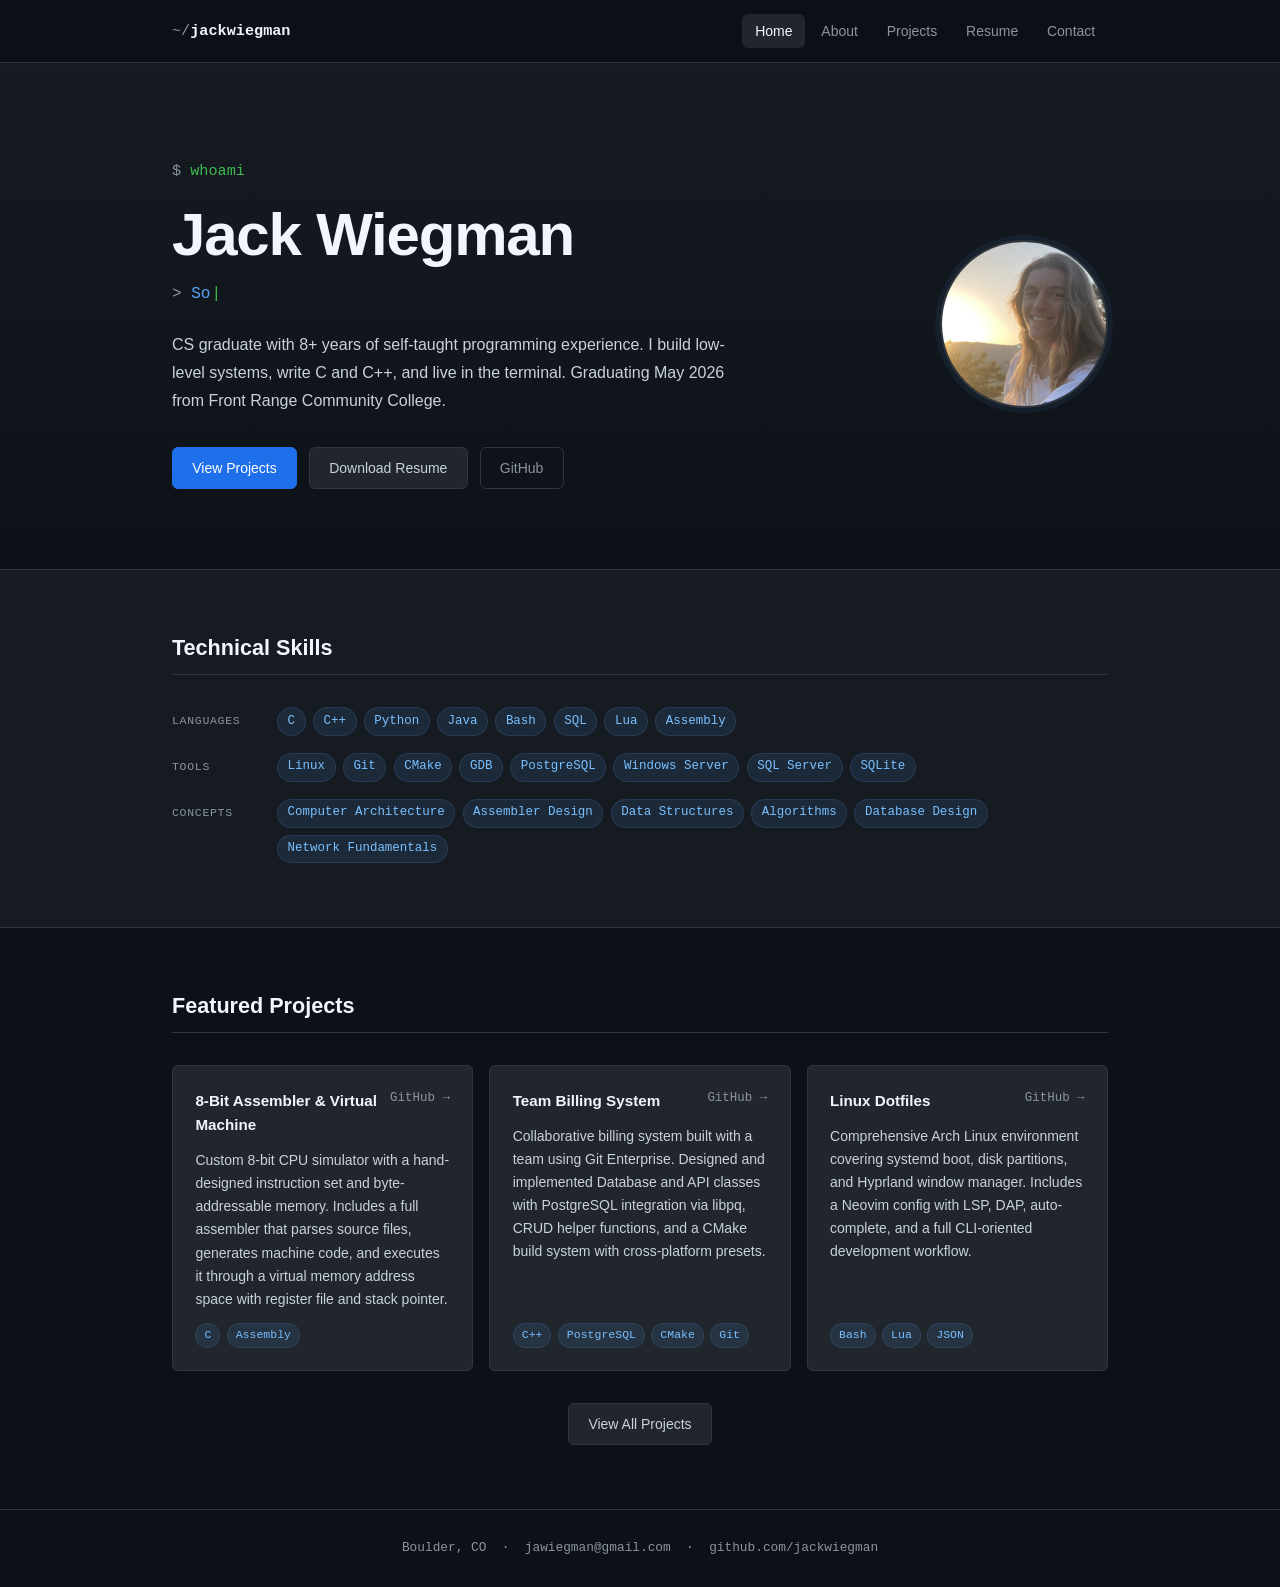
<file: index.html>
<!doctype html>
<html lang="en">
    <head>
        <meta charset="utf-8" />
        <meta name="viewport" content="width=device-width, initial-scale=1.0" />
        <title>Jack Wiegman — Software Developer</title>
        <link rel="stylesheet" href="styles/styles.css" />
    </head>
    <body>

        <nav class="navbar">
            <div class="container">
                <a href="index.html" class="nav-brand">jackwiegman</a>
                <ul class="nav-links">
                    <li><a href="index.html" class="active">Home</a></li>
                    <li><a href="about.html">About</a></li>
                    <li><a href="projects.html">Projects</a></li>
                    <li><a href="resume.html">Resume</a></li>
                    <li><a href="contact.html">Contact</a></li>
                </ul>
            </div>
        </nav>

        <section class="hero">
            <div class="container">
                <div class="hero-content">
                    <p class="hero-greeting">whoami</p>
                    <h1 class="hero-name">Jack Wiegman</h1>
                    <p class="hero-title">Software Developer</p>
                    <p class="hero-summary">
                        CS graduate with 8+ years of self-taught programming experience.
                        I build low-level systems, write C and C++, and live in the terminal.
                        Graduating May 2026 from Front Range Community College.
                    </p>
                    <div class="hero-actions">
                        <a href="projects.html" class="btn btn-primary">View Projects</a>
                        <a href="External/JackWiegman_Resume1.pdf" class="btn btn-secondary" download>Download Resume</a>
                        <a href="https://github.com/jackwiegman" class="btn btn-ghost" target="_blank" rel="noopener">GitHub</a>
                    </div>
                </div>
                <div class="hero-photo-wrap">
                    <img src="images/jack-self-pic-header.png" alt="Jack Wiegman" class="hero-photo" />
                </div>
            </div>
        </section>

        <section class="skills-section">
            <div class="container">
                <h2 class="section-title">Technical Skills</h2>
                <div class="skills-grid">
                    <div class="skill-group">
                        <span class="skill-label">Languages</span>
                        <div class="skill-tags">
                            <span class="tag">C</span>
                            <span class="tag">C++</span>
                            <span class="tag">Python</span>
                            <span class="tag">Java</span>
                            <span class="tag">Bash</span>
                            <span class="tag">SQL</span>
                            <span class="tag">Lua</span>
                            <span class="tag">Assembly</span>
                        </div>
                    </div>
                    <div class="skill-group">
                        <span class="skill-label">Tools</span>
                        <div class="skill-tags">
                            <span class="tag">Linux</span>
                            <span class="tag">Git</span>
                            <span class="tag">CMake</span>
                            <span class="tag">GDB</span>
                            <span class="tag">PostgreSQL</span>
                            <span class="tag">Windows Server</span>
                            <span class="tag">SQL Server</span>
                            <span class="tag">SQLite</span>
                        </div>
                    </div>
                    <div class="skill-group">
                        <span class="skill-label">Concepts</span>
                        <div class="skill-tags">
                            <span class="tag">Computer Architecture</span>
                            <span class="tag">Assembler Design</span>
                            <span class="tag">Data Structures</span>
                            <span class="tag">Algorithms</span>
                            <span class="tag">Database Design</span>
                            <span class="tag">Network Fundamentals</span>
                        </div>
                    </div>
                </div>
            </div>
        </section>

        <section>
            <div class="container">
                <h2 class="section-title">Featured Projects</h2>
                <div class="projects-grid">

                    <div class="project-card">
                        <div class="project-card-header">
                            <span class="project-name">8-Bit Assembler &amp; Virtual Machine</span>
                            <a href="https://github.com/jackwiegman" class="project-link" target="_blank" rel="noopener">GitHub →</a>
                        </div>
                        <p class="project-desc">
                            Custom 8-bit CPU simulator with a hand-designed instruction set and byte-addressable
                            memory. Includes a full assembler that parses source files, generates machine code,
                            and executes it through a virtual memory address space with register file and stack pointer.
                        </p>
                        <div class="project-tags">
                            <span class="tag">C</span>
                            <span class="tag">Assembly</span>
                        </div>
                    </div>

                    <div class="project-card">
                        <div class="project-card-header">
                            <span class="project-name">Team Billing System</span>
                            <a href="https://github.com/jackwiegman" class="project-link" target="_blank" rel="noopener">GitHub →</a>
                        </div>
                        <p class="project-desc">
                            Collaborative billing system built with a team using Git Enterprise. Designed and
                            implemented Database and API classes with PostgreSQL integration via libpq, CRUD
                            helper functions, and a CMake build system with cross-platform presets.
                        </p>
                        <div class="project-tags">
                            <span class="tag">C++</span>
                            <span class="tag">PostgreSQL</span>
                            <span class="tag">CMake</span>
                            <span class="tag">Git</span>
                        </div>
                    </div>

                    <div class="project-card">
                        <div class="project-card-header">
                            <span class="project-name">Linux Dotfiles</span>
                            <a href="https://github.com/jackwiegman" class="project-link" target="_blank" rel="noopener">GitHub →</a>
                        </div>
                        <p class="project-desc">
                            Comprehensive Arch Linux environment covering systemd boot, disk partitions, and
                            Hyprland window manager. Includes a Neovim config with LSP, DAP, auto-complete,
                            and a full CLI-oriented development workflow.
                        </p>
                        <div class="project-tags">
                            <span class="tag">Bash</span>
                            <span class="tag">Lua</span>
                            <span class="tag">JSON</span>
                        </div>
                    </div>

                </div>
                <div class="projects-cta">
                    <a href="projects.html" class="btn btn-secondary">View All Projects</a>
                </div>
            </div>
        </section>

        <footer>
            <div class="container">
                <p>
                    Boulder, CO &nbsp;·&nbsp;
                    <a href="mailto:jawiegman@gmail.com">jawiegman@gmail.com</a>
                    &nbsp;·&nbsp;
                    <a href="https://github.com/jackwiegman" target="_blank" rel="noopener">github.com/jackwiegman</a>
                </p>
            </div>
        </footer>

        <script src="scripts/hero.js"></script>
    </body>
</html>
</file>
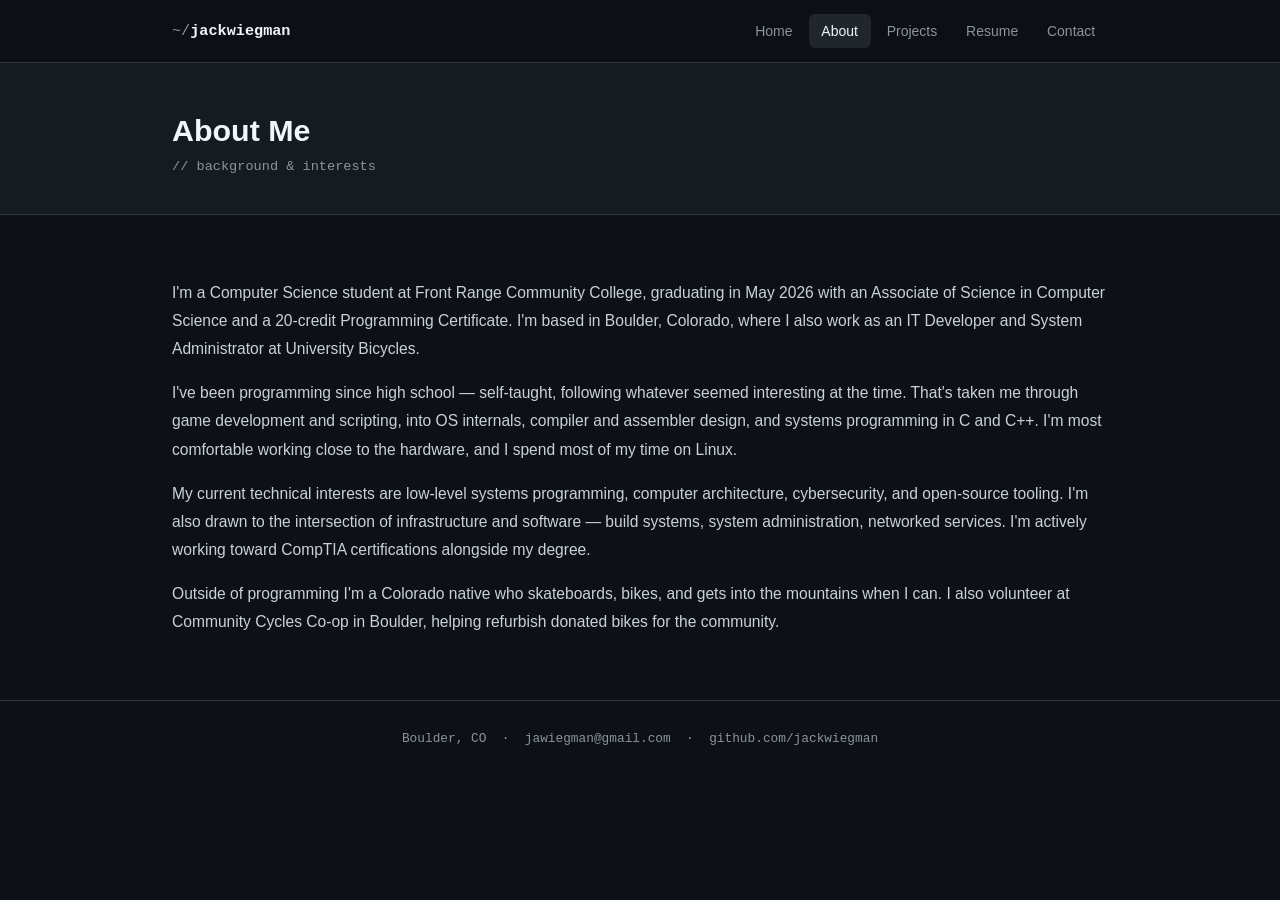
<file: about.html>
<!doctype html>
<html lang="en">
    <head>
        <meta charset="utf-8" />
        <meta name="viewport" content="width=device-width, initial-scale=1.0" />
        <title>About — Jack Wiegman</title>
        <link rel="stylesheet" href="styles/styles.css" />
    </head>
    <body>

        <nav class="navbar">
            <div class="container">
                <a href="index.html" class="nav-brand">jackwiegman</a>
                <ul class="nav-links">
                    <li><a href="index.html">Home</a></li>
                    <li><a href="about.html" class="active">About</a></li>
                    <li><a href="projects.html">Projects</a></li>
                    <li><a href="resume.html">Resume</a></li>
                    <li><a href="contact.html">Contact</a></li>
                </ul>
            </div>
        </nav>

        <div class="page-hero">
            <div class="container">
                <h1>About Me</h1>
                <p>// background &amp; interests</p>
            </div>
        </div>

        <section>
            <div class="container">
                <div class="about-text">
                    <p>
                        I'm a Computer Science student at Front Range Community College, graduating in
                        May 2026 with an Associate of Science in Computer Science and a 20-credit
                        Programming Certificate. I'm based in Boulder, Colorado, where I also work as
                        an IT Developer and System Administrator at University Bicycles.
                    </p>
                    <p>
                        I've been programming since high school — self-taught, following whatever seemed
                        interesting at the time. That's taken me through game development and scripting,
                        into OS internals, compiler and assembler design, and systems programming in C
                        and C++. I'm most comfortable working close to the hardware, and I spend most
                        of my time on Linux.
                    </p>
                    <p>
                        My current technical interests are low-level systems programming, computer
                        architecture, cybersecurity, and open-source tooling. I'm also drawn to the
                        intersection of infrastructure and software — build systems, system
                        administration, networked services. I'm actively working toward CompTIA
                        certifications alongside my degree.
                    </p>
                    <p>
                        Outside of programming I'm a Colorado native who skateboards, bikes, and gets
                        into the mountains when I can. I also volunteer at Community Cycles Co-op in
                        Boulder, helping refurbish donated bikes for the community.
                    </p>
                </div>
            </div>
        </section>

        <footer>
            <div class="container">
                <p>
                    Boulder, CO &nbsp;·&nbsp;
                    <a href="mailto:jawiegman@gmail.com">jawiegman@gmail.com</a>
                    &nbsp;·&nbsp;
                    <a href="https://github.com/jackwiegman" target="_blank" rel="noopener">github.com/jackwiegman</a>
                </p>
            </div>
        </footer>

    </body>
</html>
</file>
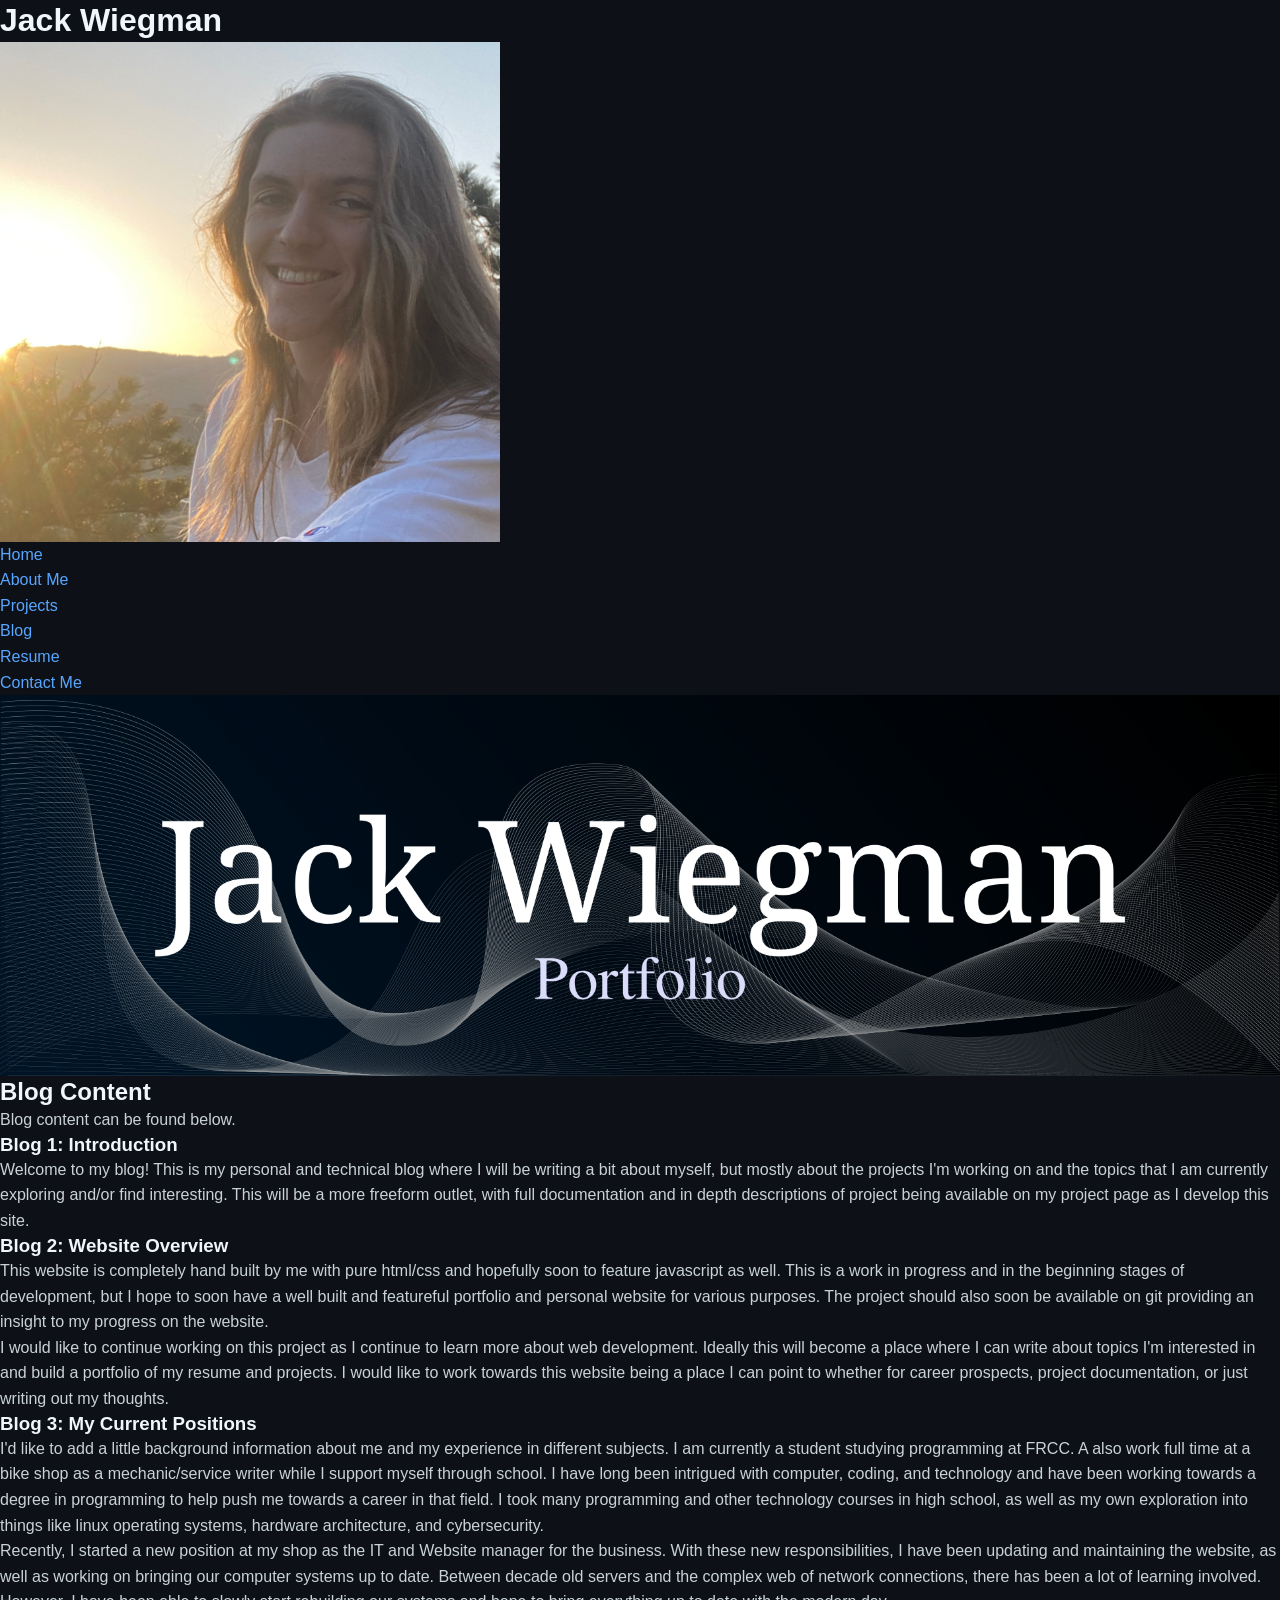
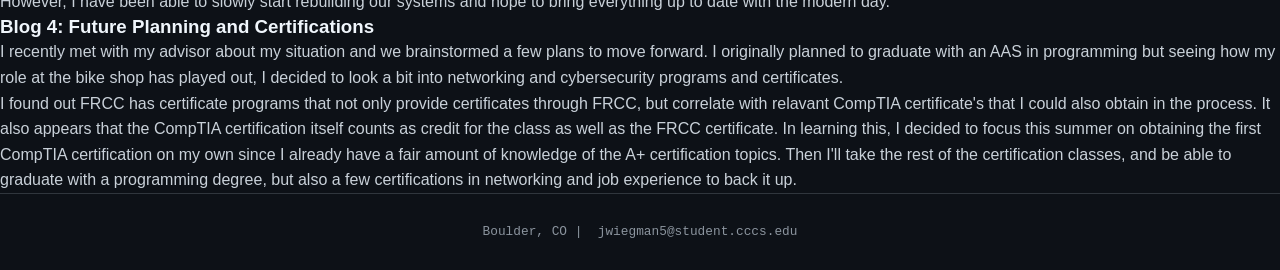
<file: blog.html>
<!doctype html>
<!--    
    Student Name: Jack Wiegman
    File Name: blog.html
    Date: 2025-03-04
-->
<html lang="en">
    <head>
        <title>Resume</title>

        <meta charset="utf-8" />

        <link rel="stylesheet" href="styles/styles.css" />
    </head>

    <body>
        <header>
            <h1>Jack Wiegman</h1>
            <a href="index.html"
                ><img src="./images/jack-self-pic-header.png" alt="Picture of myself." />
            </a>
        </header>

        <nav>
            <ul>
                <li><a href="index.html">Home</a></li>
                <li><a href="about.html">About Me</a></li>
                <li><a href="projects.html">Projects</a></li>
                <li><a href="blog.html">Blog</a></li>
                <li><a href="resume.html">Resume</a></li>
                <li><a href="contact.html">Contact Me</a></li>
            </ul>
        </nav>

        <!-- Hero Image -->
        <div id="image">
            <img src="images/hero-image-banner.png" alt="Picture of myself" />
        </div>

        <main>
            <h2>Blog Content</h2>

            <blockquote>Blog content can be found below.</blockquote>

            <h3>Blog 1: Introduction</h3>

            <p>
                Welcome to my blog! This is my personal and technical blog where I will be writing
                a bit about myself, but mostly about the projects I'm working on and the topics
                that I am currently exploring and/or find interesting. This will be a more freeform
                outlet, with full documentation and in depth descriptions of project being
                available on my project page as I develop this site.
            </p>

            <h3>Blog 2: Website Overview</h3>
            <p>
                This website is completely hand built by me with pure html/css and hopefully soon
                to feature javascript as well. This is a work in progress and in the beginning
                stages of development, but I hope to soon have a well built and featureful
                portfolio and personal website for various purposes. The project should also soon
                be available on git providing an insight to my progress on the website.
            </p>
            <p>
                I would like to continue working on this project as I continue to learn more about
                web development. Ideally this will become a place where I can write about topics
                I'm interested in and build a portfolio of my resume and projects. I would like to
                work towards this website being a place I can point to whether for career
                prospects, project documentation, or just writing out my thoughts.
            </p>

            <h3>Blog 3: My Current Positions</h3>
            <p>
                I'd like to add a little background information about me and my experience in
                different subjects. I am currently a student studying programming at FRCC. A also
                work full time at a bike shop as a mechanic/service writer while I support myself
                through school. I have long been intrigued with computer, coding, and technology
                and have been working towards a degree in programming to help push me towards a
                career in that field. I took many programming and other technology courses in high
                school, as well as my own exploration into things like linux operating systems,
                hardware architecture, and cybersecurity.
            </p>
            <p>
                Recently, I started a new position at my shop as the IT and Website manager for the
                business. With these new responsibilities, I have been updating and maintaining the
                website, as well as working on bringing our computer systems up to date. Between
                decade old servers and the complex web of network connections, there has been a lot
                of learning involved. However, I have been able to slowly start rebuilding our
                systems and hope to bring everything up to date with the modern day.
            </p>

            <h3>Blog 4: Future Planning and Certifications</h3>
            <p>
                I recently met with my advisor about my situation and we brainstormed a few plans
                to move forward. I originally planned to graduate with an AAS in programming but
                seeing how my role at the bike shop has played out, I decided to look a bit into
                networking and cybersecurity programs and certificates.
            </p>
            <p>
                I found out FRCC has certificate programs that not only provide certificates
                through FRCC, but correlate with relavant CompTIA certificate's that I could also
                obtain in the process. It also appears that the CompTIA certification itself counts
                as credit for the class as well as the FRCC certificate. In learning this, I
                decided to focus this summer on obtaining the first CompTIA certification on my own
                since I already have a fair amount of knowledge of the A+ certification topics.
                Then I'll take the rest of the certification classes, and be able to graduate with
                a programming degree, but also a few certifications in networking and job
                experience to back it up.
            </p>
        </main>

        <footer>
            <p>
                Boulder, CO&nbsp;&#124;&nbsp;
                <a href="mailto:jwiegman5@student.cccs.edu">jwiegman5@student.cccs.edu</a>
            </p>
        </footer>
    </body>
</html>
</file>
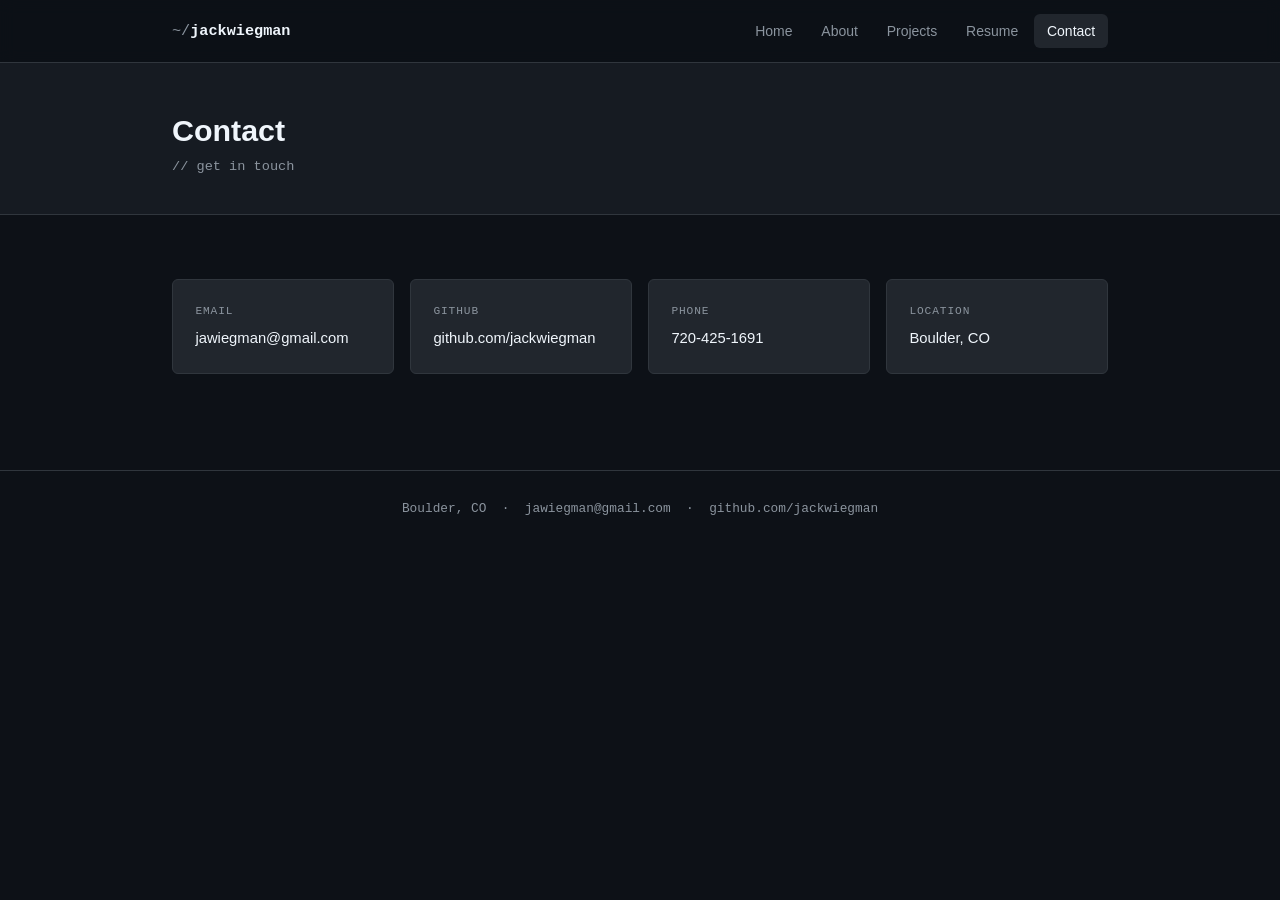
<file: contact.html>
<!doctype html>
<html lang="en">
    <head>
        <meta charset="utf-8" />
        <meta name="viewport" content="width=device-width, initial-scale=1.0" />
        <title>Contact — Jack Wiegman</title>
        <link rel="stylesheet" href="styles/styles.css" />
    </head>
    <body>

        <nav class="navbar">
            <div class="container">
                <a href="index.html" class="nav-brand">jackwiegman</a>
                <ul class="nav-links">
                    <li><a href="index.html">Home</a></li>
                    <li><a href="about.html">About</a></li>
                    <li><a href="projects.html">Projects</a></li>
                    <li><a href="resume.html">Resume</a></li>
                    <li><a href="contact.html" class="active">Contact</a></li>
                </ul>
            </div>
        </nav>

        <div class="page-hero">
            <div class="container">
                <h1>Contact</h1>
                <p>// get in touch</p>
            </div>
        </div>

        <section>
            <div class="container">
                <div class="contact-grid">
                    <div class="contact-card">
                        <p class="contact-card-label">Email</p>
                        <p class="contact-card-value">
                            <a href="mailto:jawiegman@gmail.com">jawiegman@gmail.com</a>
                        </p>
                    </div>
                    <div class="contact-card">
                        <p class="contact-card-label">GitHub</p>
                        <p class="contact-card-value">
                            <a href="https://github.com/jackwiegman" target="_blank" rel="noopener">github.com/jackwiegman</a>
                        </p>
                    </div>
                    <div class="contact-card">
                        <p class="contact-card-label">Phone</p>
                        <p class="contact-card-value">
                            <a href="tel:720-425-1691">720-425-1691</a>
                        </p>
                    </div>
                    <div class="contact-card">
                        <p class="contact-card-label">Location</p>
                        <p class="contact-card-value">Boulder, CO</p>
                    </div>
                </div>
            </div>
        </section>

        <footer>
            <div class="container">
                <p>
                    Boulder, CO &nbsp;·&nbsp;
                    <a href="mailto:jawiegman@gmail.com">jawiegman@gmail.com</a>
                    &nbsp;·&nbsp;
                    <a href="https://github.com/jackwiegman" target="_blank" rel="noopener">github.com/jackwiegman</a>
                </p>
            </div>
        </footer>

    </body>
</html>
</file>
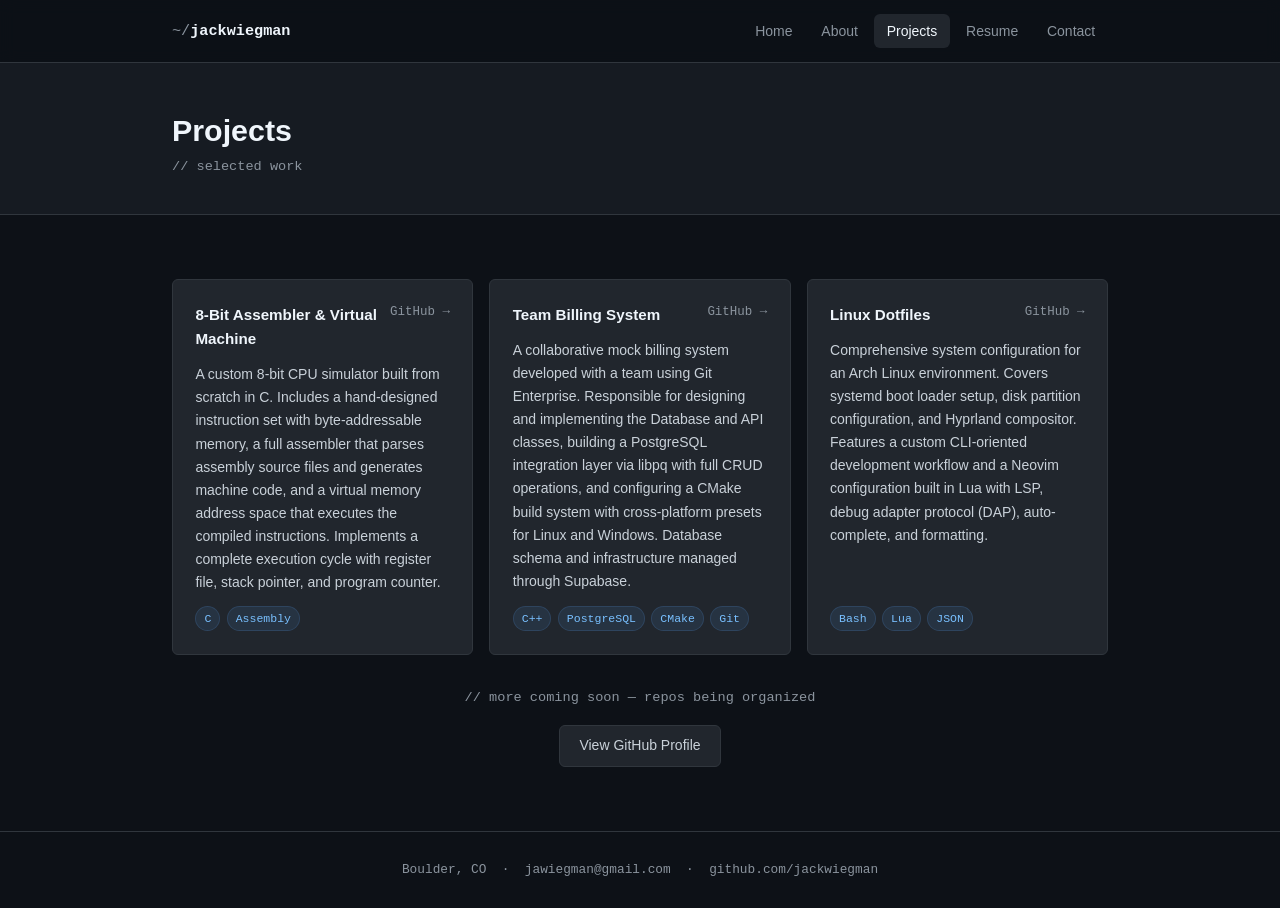
<file: projects.html>
<!doctype html>
<html lang="en">
    <head>
        <meta charset="utf-8" />
        <meta name="viewport" content="width=device-width, initial-scale=1.0" />
        <title>Projects — Jack Wiegman</title>
        <link rel="stylesheet" href="styles/styles.css" />
    </head>
    <body>

        <nav class="navbar">
            <div class="container">
                <a href="index.html" class="nav-brand">jackwiegman</a>
                <ul class="nav-links">
                    <li><a href="index.html">Home</a></li>
                    <li><a href="about.html">About</a></li>
                    <li><a href="projects.html" class="active">Projects</a></li>
                    <li><a href="resume.html">Resume</a></li>
                    <li><a href="contact.html">Contact</a></li>
                </ul>
            </div>
        </nav>

        <div class="page-hero">
            <div class="container">
                <h1>Projects</h1>
                <p>// selected work</p>
            </div>
        </div>

        <section>
            <div class="container">
                <div class="projects-grid">

                    <div class="project-card">
                        <div class="project-card-header">
                            <span class="project-name">8-Bit Assembler &amp; Virtual Machine</span>
                            <a href="https://github.com/jackwiegman" class="project-link" target="_blank" rel="noopener">GitHub →</a>
                        </div>
                        <p class="project-desc">
                            A custom 8-bit CPU simulator built from scratch in C. Includes a hand-designed
                            instruction set with byte-addressable memory, a full assembler that parses assembly
                            source files and generates machine code, and a virtual memory address space that
                            executes the compiled instructions. Implements a complete execution cycle with
                            register file, stack pointer, and program counter.
                        </p>
                        <div class="project-tags">
                            <span class="tag">C</span>
                            <span class="tag">Assembly</span>
                        </div>
                    </div>

                    <div class="project-card">
                        <div class="project-card-header">
                            <span class="project-name">Team Billing System</span>
                            <a href="https://github.com/jackwiegman" class="project-link" target="_blank" rel="noopener">GitHub →</a>
                        </div>
                        <p class="project-desc">
                            A collaborative mock billing system developed with a team using Git Enterprise.
                            Responsible for designing and implementing the Database and API classes, building
                            a PostgreSQL integration layer via libpq with full CRUD operations, and configuring
                            a CMake build system with cross-platform presets for Linux and Windows.
                            Database schema and infrastructure managed through Supabase.
                        </p>
                        <div class="project-tags">
                            <span class="tag">C++</span>
                            <span class="tag">PostgreSQL</span>
                            <span class="tag">CMake</span>
                            <span class="tag">Git</span>
                        </div>
                    </div>

                    <div class="project-card">
                        <div class="project-card-header">
                            <span class="project-name">Linux Dotfiles</span>
                            <a href="https://github.com/jackwiegman" class="project-link" target="_blank" rel="noopener">GitHub →</a>
                        </div>
                        <p class="project-desc">
                            Comprehensive system configuration for an Arch Linux environment. Covers systemd
                            boot loader setup, disk partition configuration, and Hyprland compositor. Features
                            a custom CLI-oriented development workflow and a Neovim configuration built in Lua
                            with LSP, debug adapter protocol (DAP), auto-complete, and formatting.
                        </p>
                        <div class="project-tags">
                            <span class="tag">Bash</span>
                            <span class="tag">Lua</span>
                            <span class="tag">JSON</span>
                        </div>
                    </div>

                </div>

                <div style="margin-top: 1.5rem; text-align: center;">
                    <p style="color: var(--text-muted); font-size: 0.85rem; font-family: var(--font-mono); margin-bottom: 1rem;">
                        // more coming soon — repos being organized
                    </p>
                    <a href="https://github.com/jackwiegman" class="btn btn-secondary" target="_blank" rel="noopener">View GitHub Profile</a>
                </div>
            </div>
        </section>

        <footer>
            <div class="container">
                <p>
                    Boulder, CO &nbsp;·&nbsp;
                    <a href="mailto:jawiegman@gmail.com">jawiegman@gmail.com</a>
                    &nbsp;·&nbsp;
                    <a href="https://github.com/jackwiegman" target="_blank" rel="noopener">github.com/jackwiegman</a>
                </p>
            </div>
        </footer>

    </body>
</html>
</file>
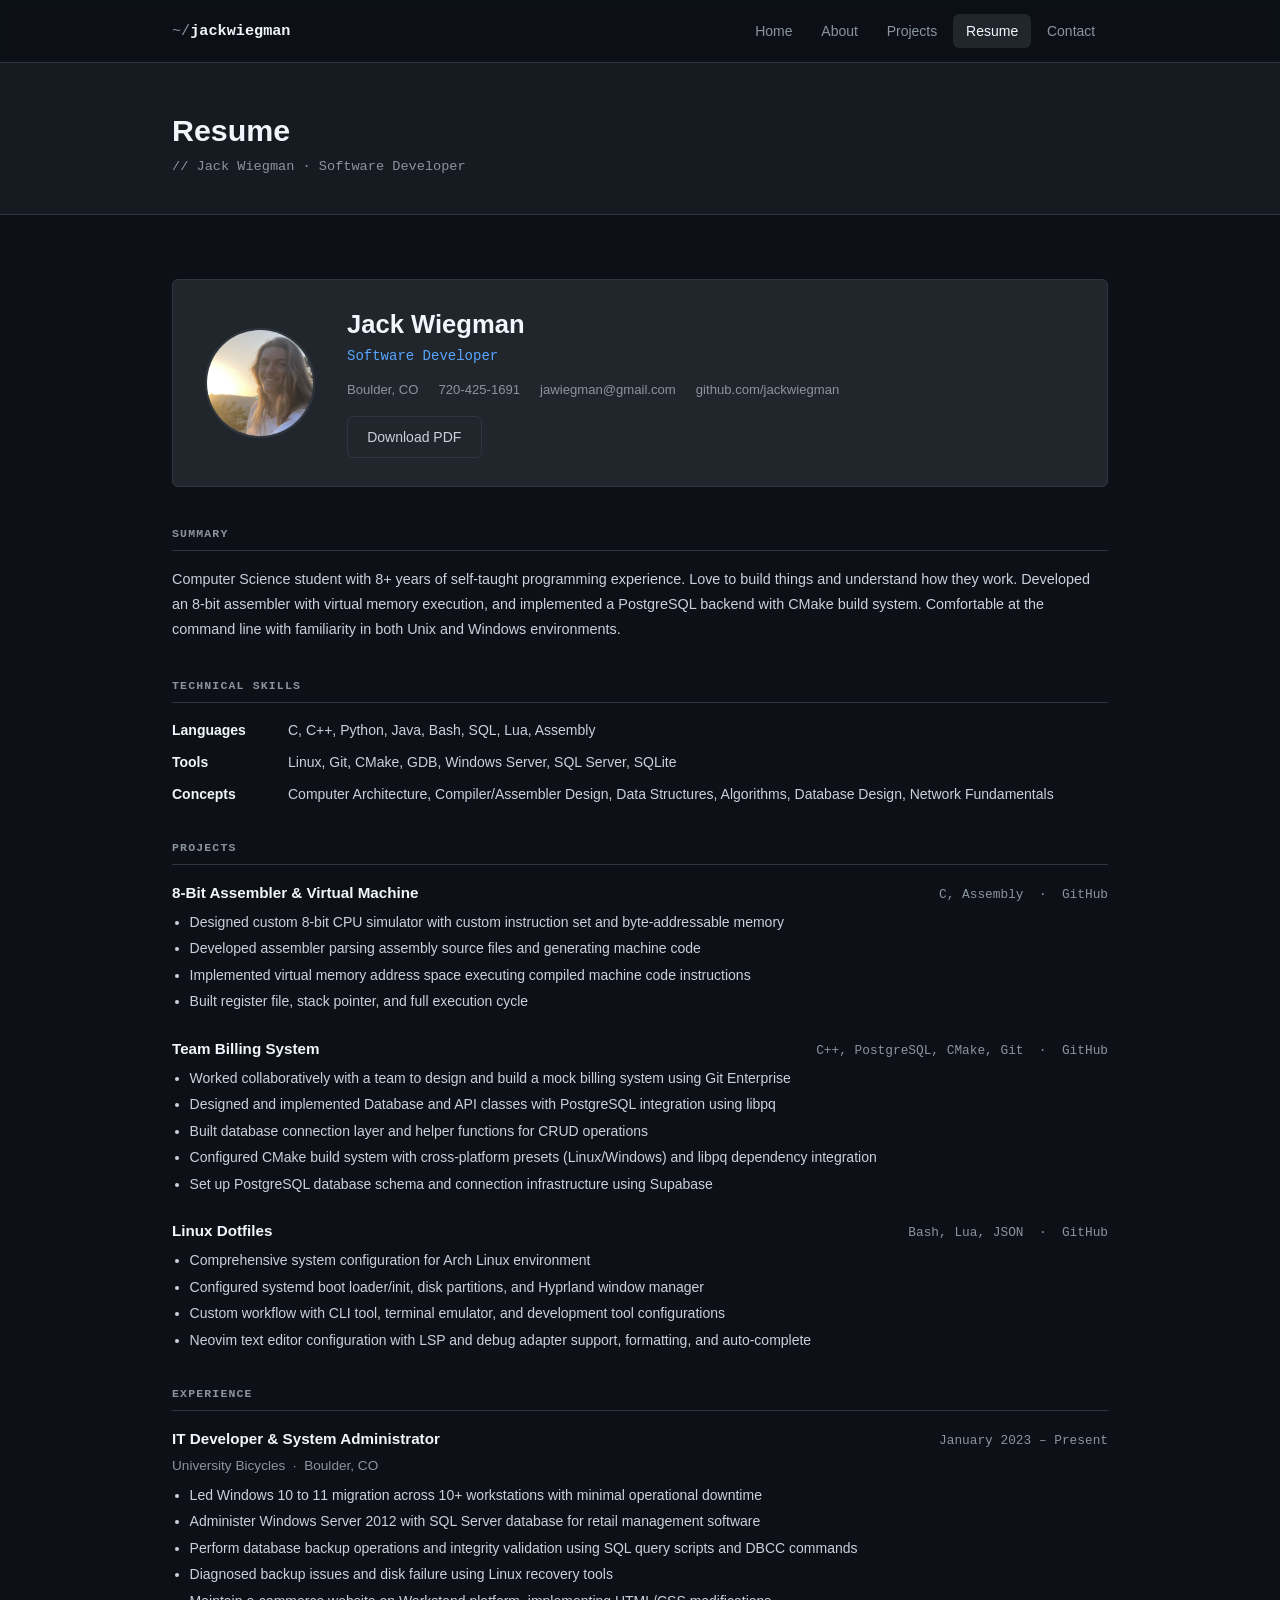
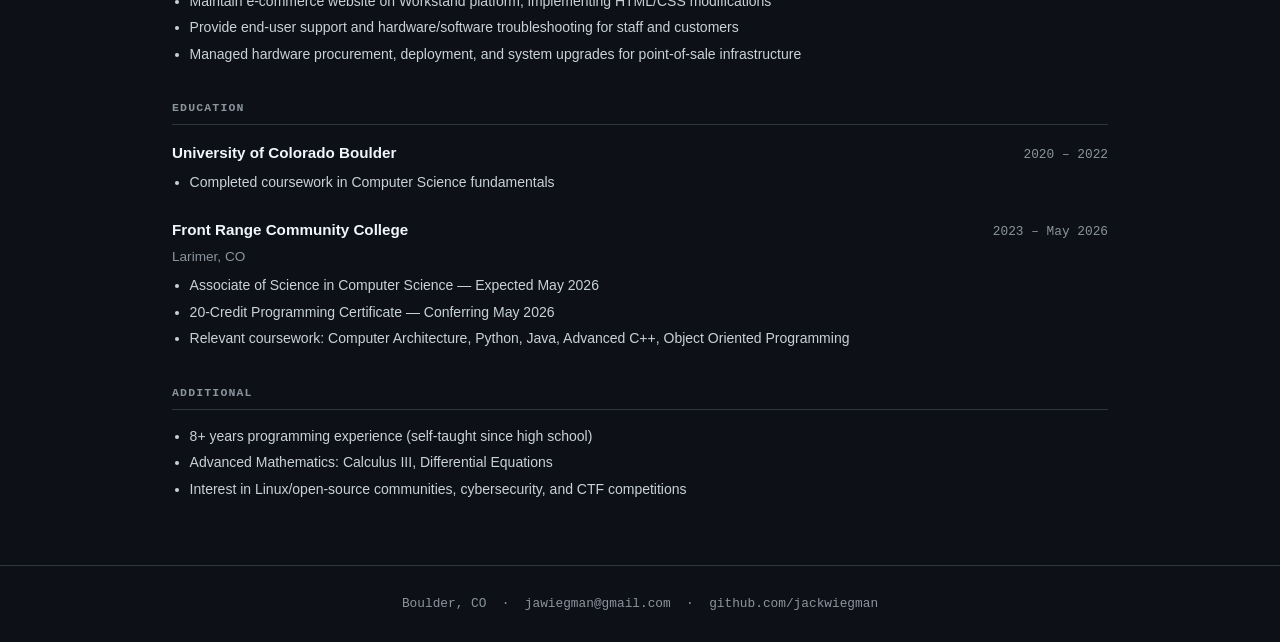
<file: resume.html>
<!doctype html>
<html lang="en">
    <head>
        <meta charset="utf-8" />
        <meta name="viewport" content="width=device-width, initial-scale=1.0" />
        <title>Resume — Jack Wiegman</title>
        <link rel="stylesheet" href="styles/styles.css" />
    </head>
    <body>

        <nav class="navbar">
            <div class="container">
                <a href="index.html" class="nav-brand">jackwiegman</a>
                <ul class="nav-links">
                    <li><a href="index.html">Home</a></li>
                    <li><a href="about.html">About</a></li>
                    <li><a href="projects.html">Projects</a></li>
                    <li><a href="resume.html" class="active">Resume</a></li>
                    <li><a href="contact.html">Contact</a></li>
                </ul>
            </div>
        </nav>

        <div class="page-hero">
            <div class="container">
                <h1>Resume</h1>
                <p>// Jack Wiegman · Software Developer</p>
            </div>
        </div>

        <section>
            <div class="container">

                <div class="resume-header">
                    <img src="images/jack-self-pic-header.png" alt="Jack Wiegman" class="resume-photo" />
                    <div class="resume-header-info">
                        <h1>Jack Wiegman</h1>
                        <p class="resume-header-title">Software Developer</p>
                        <div class="resume-contact-line">
                            <span>Boulder, CO</span>
                            <a href="tel:720-425-1691">720-425-1691</a>
                            <a href="mailto:jawiegman@gmail.com">jawiegman@gmail.com</a>
                            <a href="https://github.com/jackwiegman" target="_blank" rel="noopener">github.com/jackwiegman</a>
                        </div>
                        <a href="External/JackWiegman_Resume1.pdf" class="btn btn-secondary" download>Download PDF</a>
                    </div>
                </div>

                <div class="resume-body">

                    <div class="resume-section">
                        <h2>Summary</h2>
                        <p>
                            Computer Science student with 8+ years of self-taught programming experience.
                            Love to build things and understand how they work. Developed an 8-bit assembler
                            with virtual memory execution, and implemented a PostgreSQL backend with CMake
                            build system. Comfortable at the command line with familiarity in both Unix and
                            Windows environments.
                        </p>
                    </div>

                    <div class="resume-section">
                        <h2>Technical Skills</h2>
                        <div class="skills-table">
                            <div class="skills-row">
                                <span class="skills-row-label">Languages</span>
                                <span class="skills-row-value">C, C++, Python, Java, Bash, SQL, Lua, Assembly</span>
                            </div>
                            <div class="skills-row">
                                <span class="skills-row-label">Tools</span>
                                <span class="skills-row-value">Linux, Git, CMake, GDB, Windows Server, SQL Server, SQLite</span>
                            </div>
                            <div class="skills-row">
                                <span class="skills-row-label">Concepts</span>
                                <span class="skills-row-value">Computer Architecture, Compiler/Assembler Design, Data Structures, Algorithms, Database Design, Network Fundamentals</span>
                            </div>
                        </div>
                    </div>

                    <div class="resume-section">
                        <h2>Projects</h2>

                        <div class="resume-entry">
                            <div class="resume-entry-header">
                                <span class="resume-entry-title">8-Bit Assembler &amp; Virtual Machine</span>
                                <span class="resume-entry-meta">C, Assembly &nbsp;·&nbsp; <a href="https://github.com/jackwiegman" target="_blank" rel="noopener">GitHub</a></span>
                            </div>
                            <ul>
                                <li>Designed custom 8-bit CPU simulator with custom instruction set and byte-addressable memory</li>
                                <li>Developed assembler parsing assembly source files and generating machine code</li>
                                <li>Implemented virtual memory address space executing compiled machine code instructions</li>
                                <li>Built register file, stack pointer, and full execution cycle</li>
                            </ul>
                        </div>

                        <div class="resume-entry">
                            <div class="resume-entry-header">
                                <span class="resume-entry-title">Team Billing System</span>
                                <span class="resume-entry-meta">C++, PostgreSQL, CMake, Git &nbsp;·&nbsp; <a href="https://github.com/jackwiegman" target="_blank" rel="noopener">GitHub</a></span>
                            </div>
                            <ul>
                                <li>Worked collaboratively with a team to design and build a mock billing system using Git Enterprise</li>
                                <li>Designed and implemented Database and API classes with PostgreSQL integration using libpq</li>
                                <li>Built database connection layer and helper functions for CRUD operations</li>
                                <li>Configured CMake build system with cross-platform presets (Linux/Windows) and libpq dependency integration</li>
                                <li>Set up PostgreSQL database schema and connection infrastructure using Supabase</li>
                            </ul>
                        </div>

                        <div class="resume-entry">
                            <div class="resume-entry-header">
                                <span class="resume-entry-title">Linux Dotfiles</span>
                                <span class="resume-entry-meta">Bash, Lua, JSON &nbsp;·&nbsp; <a href="https://github.com/jackwiegman" target="_blank" rel="noopener">GitHub</a></span>
                            </div>
                            <ul>
                                <li>Comprehensive system configuration for Arch Linux environment</li>
                                <li>Configured systemd boot loader/init, disk partitions, and Hyprland window manager</li>
                                <li>Custom workflow with CLI tool, terminal emulator, and development tool configurations</li>
                                <li>Neovim text editor configuration with LSP and debug adapter support, formatting, and auto-complete</li>
                            </ul>
                        </div>
                    </div>

                    <div class="resume-section">
                        <h2>Experience</h2>
                        <div class="resume-entry">
                            <div class="resume-entry-header">
                                <span class="resume-entry-title">IT Developer &amp; System Administrator</span>
                                <span class="resume-entry-meta">January 2023 – Present</span>
                            </div>
                            <p class="resume-entry-org">University Bicycles &nbsp;·&nbsp; Boulder, CO</p>
                            <ul>
                                <li>Led Windows 10 to 11 migration across 10+ workstations with minimal operational downtime</li>
                                <li>Administer Windows Server 2012 with SQL Server database for retail management software</li>
                                <li>Perform database backup operations and integrity validation using SQL query scripts and DBCC commands</li>
                                <li>Diagnosed backup issues and disk failure using Linux recovery tools</li>
                                <li>Maintain e-commerce website on Workstand platform, implementing HTML/CSS modifications</li>
                                <li>Provide end-user support and hardware/software troubleshooting for staff and customers</li>
                                <li>Managed hardware procurement, deployment, and system upgrades for point-of-sale infrastructure</li>
                            </ul>
                        </div>
                    </div>

                    <div class="resume-section">
                        <h2>Education</h2>

                        <div class="resume-entry">
                            <div class="resume-entry-header">
                                <span class="resume-entry-title">University of Colorado Boulder</span>
                                <span class="resume-entry-meta">2020 – 2022</span>
                            </div>
                            <ul>
                                <li>Completed coursework in Computer Science fundamentals</li>
                            </ul>
                        </div>

                        <div class="resume-entry">
                            <div class="resume-entry-header">
                                <span class="resume-entry-title">Front Range Community College</span>
                                <span class="resume-entry-meta">2023 – May 2026</span>
                            </div>
                            <p class="resume-entry-org">Larimer, CO</p>
                            <ul>
                                <li>Associate of Science in Computer Science — Expected May 2026</li>
                                <li>20-Credit Programming Certificate — Conferring May 2026</li>
                                <li>Relevant coursework: Computer Architecture, Python, Java, Advanced C++, Object Oriented Programming</li>
                            </ul>
                        </div>
                    </div>

                    <div class="resume-section">
                        <h2>Additional</h2>
                        <div class="resume-entry">
                            <ul>
                                <li>8+ years programming experience (self-taught since high school)</li>
                                <li>Advanced Mathematics: Calculus III, Differential Equations</li>
                                <li>Interest in Linux/open-source communities, cybersecurity, and CTF competitions</li>
                            </ul>
                        </div>
                    </div>

                </div>
            </div>
        </section>

        <footer>
            <div class="container">
                <p>
                    Boulder, CO &nbsp;·&nbsp;
                    <a href="mailto:jawiegman@gmail.com">jawiegman@gmail.com</a>
                    &nbsp;·&nbsp;
                    <a href="https://github.com/jackwiegman" target="_blank" rel="noopener">github.com/jackwiegman</a>
                </p>
            </div>
        </footer>

    </body>
</html>
</file>
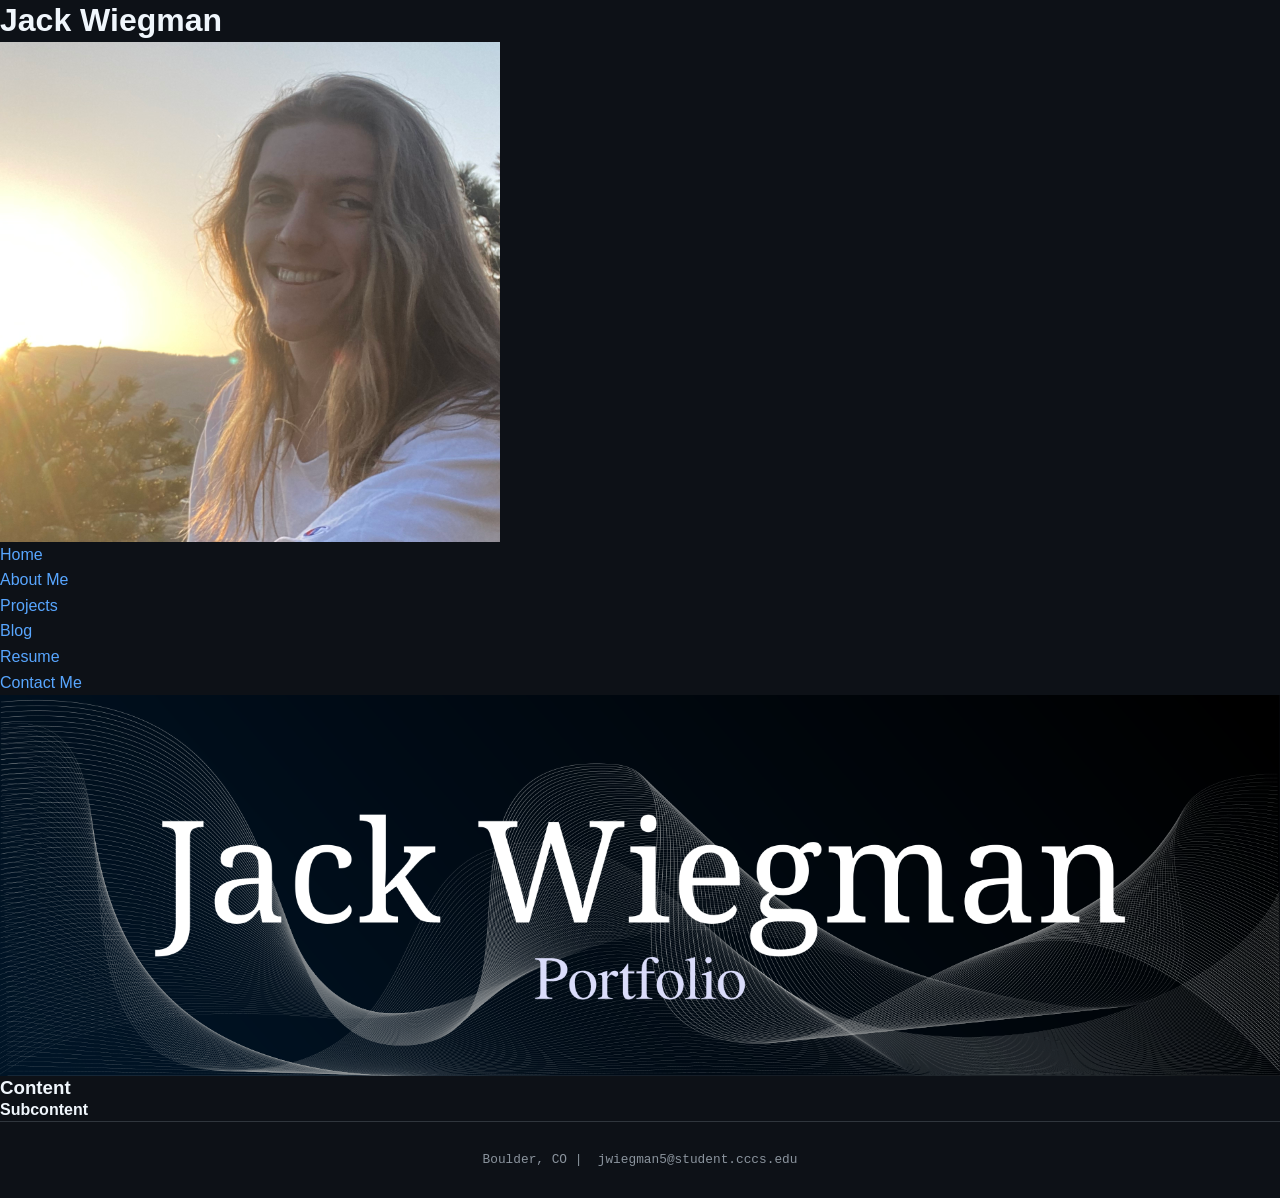
<file: template.html>
<!doctype html>
<!--    
    Student Name: Jack Wiegman
    File Name: template.html
    Date: 2025-02-08
-->
<html lang="en">
    <head>
        <title>Title</title>

        <meta charset="utf-8" />

        <!--<meta name="viewport" content="width=device-width, initial-scale=1.0" />-->

        <link rel="stylesheet" href="styles/styles.css" />
    </head>

    <body>
        <header>
            <h1>Jack Wiegman</h1>
            <a href="index.html"
                ><img src="./images/jack-self-pic-header.png" alt="Picture of myself." />
            </a>
        </header>

        <nav>
            <ul>
                <li><a href="index.html">Home</a></li>
                <li><a href="about.html">About Me</a></li>
                <li><a href="projects.html">Projects</a></li>
                <li><a href="blog.html">Blog</a></li>
                <li><a href="resume.html">Resume</a></li>
                <li><a href="contact.html">Contact Me</a></li>
            </ul>
        </nav>

        <!-- Hero Image -->
        <div id="image">
            <img src="images/hero-image-banner.png" alt="Picture of myself" />
        </div>

        <main>
            <h3>Content</h3>

            <h4>Subcontent</h4>
        </main>

        <footer>
            <p>
                Boulder, CO&nbsp;&#124;&nbsp;
                <a href="mailto:jwiegman5@student.cccs.edu">jwiegman5@student.cccs.edu</a>
            </p>
        </footer>
    </body>
</html>
</file>
<file: styles/styles.css>
/* ===== VARIABLES & RESET ===== */
*, *::before, *::after {
    box-sizing: border-box;
    margin: 0;
    padding: 0;
}

:root {
    --bg:           #0d1117;
    --bg-secondary: #161b22;
    --bg-card:      #21262d;
    --border:       #30363d;
    --text:         #c9d1d9;
    --text-muted:   #8b949e;
    --heading:      #f0f6fc;
    --accent:       #58a6ff;
    --accent-dim:   #1f6feb;
    --green:        #3fb950;
    --tag-bg:       rgba(88, 166, 255, 0.1);
    --tag-text:     #79c0ff;
    --tag-border:   rgba(88, 166, 255, 0.15);
    --max-width:    1000px;
    --radius:       6px;
    --font-sans: -apple-system, BlinkMacSystemFont, 'Segoe UI', Roboto, Oxygen, Ubuntu, sans-serif;
    --font-mono: 'JetBrains Mono', 'Fira Code', 'Cascadia Code', 'Consolas', 'Liberation Mono', monospace;
}

body {
    background-color: var(--bg);
    color: var(--text);
    font-family: var(--font-sans);
    line-height: 1.6;
}

img {
    max-width: 100%;
    display: block;
}

a {
    color: var(--accent);
    text-decoration: none;
}

a:hover {
    text-decoration: underline;
}

h1, h2, h3, h4, h5, h6 {
    color: var(--heading);
    line-height: 1.3;
}

ul {
    list-style: none;
}

/* ===== LAYOUT ===== */
.container {
    max-width: var(--max-width);
    margin: 0 auto;
    padding: 0 2rem;
}

section {
    padding: 4rem 0;
}

/* ===== NAVBAR ===== */
.navbar {
    position: sticky;
    top: 0;
    z-index: 100;
    background-color: rgba(13, 17, 23, 0.92);
    border-bottom: 1px solid var(--border);
    backdrop-filter: blur(8px);
    -webkit-backdrop-filter: blur(8px);
}

.navbar .container {
    display: flex;
    align-items: center;
    justify-content: space-between;
    padding-top: 0.9rem;
    padding-bottom: 0.9rem;
}

.nav-brand {
    font-family: var(--font-mono);
    font-size: 0.95rem;
    color: var(--heading);
    font-weight: 600;
    text-decoration: none;
}

.nav-brand::before {
    content: '~/';
    color: var(--text-muted);
    font-weight: 400;
}

.nav-brand:hover {
    color: var(--accent);
    text-decoration: none;
}

.nav-links {
    display: flex;
    gap: 0.2rem;
}

.nav-links a {
    display: block;
    padding: 0.35rem 0.8rem;
    color: var(--text-muted);
    text-decoration: none;
    border-radius: var(--radius);
    font-size: 0.875rem;
    transition: color 0.15s, background-color 0.15s;
}

.nav-links a:hover,
.nav-links a.active {
    color: var(--heading);
    background-color: var(--bg-card);
    text-decoration: none;
}

/* ===== BUTTONS ===== */
.btn {
    display: inline-block;
    padding: 0.55rem 1.2rem;
    border-radius: var(--radius);
    font-size: 0.875rem;
    font-weight: 500;
    text-decoration: none;
    transition: background-color 0.15s, border-color 0.15s, color 0.15s;
    border: 1px solid transparent;
    cursor: pointer;
}

.btn:hover {
    text-decoration: none;
}

.btn-primary {
    background-color: var(--accent-dim);
    color: #fff;
    border-color: var(--accent-dim);
}

.btn-primary:hover {
    background-color: #388bfd;
    border-color: #388bfd;
    color: #fff;
}

.btn-secondary {
    background-color: var(--bg-card);
    color: var(--text);
    border-color: var(--border);
}

.btn-secondary:hover {
    border-color: var(--text-muted);
    color: var(--heading);
}

.btn-ghost {
    background-color: transparent;
    color: var(--text-muted);
    border-color: var(--border);
}

.btn-ghost:hover {
    color: var(--heading);
    border-color: var(--text-muted);
}

/* ===== SECTION TITLE ===== */
.section-title {
    font-size: 1.35rem;
    font-weight: 600;
    margin-bottom: 2rem;
    padding-bottom: 0.75rem;
    border-bottom: 1px solid var(--border);
    color: var(--heading);
}

/* ===== TAGS ===== */
.tag {
    display: inline-block;
    padding: 0.2rem 0.6rem;
    border-radius: 20px;
    background-color: var(--tag-bg);
    color: var(--tag-text);
    font-size: 0.78rem;
    font-family: var(--font-mono);
    border: 1px solid var(--tag-border);
}

/* ===== HERO ===== */
.hero {
    padding: 6rem 0 5rem;
    background: linear-gradient(180deg, var(--bg-secondary) 0%, var(--bg) 100%);
    border-bottom: 1px solid var(--border);
}

.hero-greeting {
    font-family: var(--font-mono);
    color: var(--green);
    font-size: 0.95rem;
    margin-bottom: 0.75rem;
}

.hero-greeting::before {
    content: '$ ';
    color: var(--text-muted);
}

.hero-name {
    font-size: clamp(2.5rem, 6vw, 3.75rem);
    font-weight: 700;
    color: var(--heading);
    margin-bottom: 0.5rem;
    letter-spacing: -0.02em;
}

.hero-title {
    font-family: var(--font-mono);
    font-size: 1rem;
    color: var(--accent);
    margin-bottom: 1.5rem;
}

.hero-title::before {
    content: '> ';
    color: var(--text-muted);
}

.hero-summary {
    max-width: 560px;
    color: var(--text);
    font-size: 1rem;
    margin-bottom: 2rem;
    line-height: 1.75;
}

.hero-actions {
    display: flex;
    gap: 0.75rem;
    flex-wrap: wrap;
}

/* ===== SKILLS SECTION ===== */
.skills-section {
    background-color: var(--bg-secondary);
    border-bottom: 1px solid var(--border);
}

.skills-grid {
    display: flex;
    flex-direction: column;
    gap: 1.1rem;
}

.skill-group {
    display: flex;
    align-items: flex-start;
    gap: 1.25rem;
}

.skill-label {
    font-family: var(--font-mono);
    font-size: 0.72rem;
    color: var(--text-muted);
    min-width: 85px;
    padding-top: 0.28rem;
    text-transform: uppercase;
    letter-spacing: 0.06em;
    flex-shrink: 0;
}

.skill-tags {
    display: flex;
    flex-wrap: wrap;
    gap: 0.45rem;
}

/* ===== PROJECT CARDS ===== */
.projects-grid {
    display: grid;
    grid-template-columns: repeat(auto-fit, minmax(280px, 1fr));
    gap: 1rem;
    margin-bottom: 2rem;
}

.project-card {
    background-color: var(--bg-card);
    border: 1px solid var(--border);
    border-radius: var(--radius);
    padding: 1.4rem;
    display: flex;
    flex-direction: column;
    gap: 0.75rem;
    transition: border-color 0.15s;
}

.project-card:hover {
    border-color: var(--text-muted);
}

.project-card-header {
    display: flex;
    justify-content: space-between;
    align-items: flex-start;
    gap: 0.75rem;
}

.project-name {
    font-size: 0.95rem;
    font-weight: 600;
    color: var(--heading);
}

.project-link {
    color: var(--text-muted);
    font-size: 0.78rem;
    font-family: var(--font-mono);
    white-space: nowrap;
    flex-shrink: 0;
    text-decoration: none;
}

.project-link:hover {
    color: var(--accent);
    text-decoration: none;
}

.project-desc {
    color: var(--text);
    font-size: 0.875rem;
    line-height: 1.65;
    flex: 1;
}

.project-tags {
    display: flex;
    flex-wrap: wrap;
    gap: 0.4rem;
}

.project-tags .tag {
    font-size: 0.72rem;
    padding: 0.15rem 0.5rem;
}

.projects-cta {
    text-align: center;
}

/* ===== PAGE HERO (inner pages) ===== */
.page-hero {
    padding: 3rem 0 2.25rem;
    background-color: var(--bg-secondary);
    border-bottom: 1px solid var(--border);
}

.page-hero h1 {
    font-size: 1.9rem;
    font-weight: 700;
    margin-bottom: 0.35rem;
}

.page-hero p {
    color: var(--text-muted);
    font-family: var(--font-mono);
    font-size: 0.85rem;
}

/* ===== ABOUT ===== */
.about-text p {
    margin-bottom: 1rem;
    line-height: 1.8;
    font-size: 0.975rem;
}

.about-text p:last-child {
    margin-bottom: 0;
}

/* ===== RESUME ===== */
.resume-header {
    display: flex;
    align-items: center;
    gap: 2rem;
    padding: 1.75rem 2rem;
    background-color: var(--bg-card);
    border: 1px solid var(--border);
    border-radius: var(--radius);
    margin-bottom: 2.5rem;
}

.resume-photo {
    width: 110px;
    height: 110px;
    border-radius: 50%;
    object-fit: cover;
    object-position: top;
    border: 2px solid var(--border);
    flex-shrink: 0;
}

.resume-header-info h1 {
    font-size: 1.6rem;
    margin-bottom: 0.2rem;
}

.resume-header-title {
    font-family: var(--font-mono);
    color: var(--accent);
    font-size: 0.875rem;
    margin-bottom: 0.75rem;
}

.resume-contact-line {
    display: flex;
    flex-wrap: wrap;
    gap: 0.35rem 1.25rem;
    font-size: 0.82rem;
    color: var(--text-muted);
    margin-bottom: 1rem;
}

.resume-contact-line a {
    color: var(--text-muted);
    text-decoration: none;
}

.resume-contact-line a:hover {
    color: var(--accent);
}

.resume-body {
    display: flex;
    flex-direction: column;
    gap: 2.25rem;
}

.resume-section h2 {
    font-size: 0.72rem;
    font-weight: 600;
    text-transform: uppercase;
    letter-spacing: 0.1em;
    color: var(--text-muted);
    font-family: var(--font-mono);
    margin-bottom: 1rem;
    padding-bottom: 0.5rem;
    border-bottom: 1px solid var(--border);
}

.resume-section > p {
    color: var(--text);
    font-size: 0.9rem;
    line-height: 1.75;
}

.resume-entry {
    margin-bottom: 1.5rem;
}

.resume-entry:last-child {
    margin-bottom: 0;
}

.resume-entry-header {
    display: flex;
    justify-content: space-between;
    align-items: baseline;
    gap: 1rem;
    margin-bottom: 0.2rem;
    flex-wrap: wrap;
}

.resume-entry-title {
    font-weight: 600;
    color: var(--heading);
    font-size: 0.95rem;
}

.resume-entry-meta {
    color: var(--text-muted);
    font-size: 0.8rem;
    font-family: var(--font-mono);
    white-space: nowrap;
}

.resume-entry-meta a {
    color: var(--text-muted);
    text-decoration: none;
}

.resume-entry-meta a:hover {
    color: var(--accent);
}

.resume-entry-org {
    color: var(--text-muted);
    font-size: 0.85rem;
    margin-bottom: 0.5rem;
}

.resume-section ul {
    padding-left: 1.1rem;
    list-style: disc;
    display: flex;
    flex-direction: column;
    gap: 0.3rem;
    margin-top: 0.4rem;
}

.resume-section ul li {
    font-size: 0.875rem;
    color: var(--text);
    line-height: 1.55;
}

.skills-table {
    display: flex;
    flex-direction: column;
    gap: 0.6rem;
}

.skills-row {
    display: grid;
    grid-template-columns: 100px 1fr;
    gap: 1rem;
    font-size: 0.875rem;
}

.skills-row-label {
    font-weight: 600;
    color: var(--heading);
}

.skills-row-value {
    color: var(--text);
}

/* ===== CONTACT ===== */
.contact-grid {
    display: grid;
    grid-template-columns: repeat(auto-fit, minmax(210px, 1fr));
    gap: 1rem;
    margin-bottom: 2rem;
}

.contact-card {
    background-color: var(--bg-card);
    border: 1px solid var(--border);
    border-radius: var(--radius);
    padding: 1.4rem;
    transition: border-color 0.15s;
}

.contact-card:hover {
    border-color: var(--text-muted);
}

.contact-card-label {
    font-family: var(--font-mono);
    font-size: 0.7rem;
    text-transform: uppercase;
    letter-spacing: 0.08em;
    color: var(--text-muted);
    margin-bottom: 0.4rem;
}

.contact-card-value {
    font-size: 0.925rem;
    color: var(--heading);
}

.contact-card-value a {
    color: var(--heading);
    text-decoration: none;
}

.contact-card-value a:hover {
    color: var(--accent);
}

/* ===== FOOTER ===== */
footer {
    border-top: 1px solid var(--border);
    padding: 1.75rem 0;
    text-align: center;
}

footer p {
    color: var(--text-muted);
    font-size: 0.8rem;
    font-family: var(--font-mono);
}

footer a {
    color: var(--text-muted);
    text-decoration: none;
}

footer a:hover {
    color: var(--accent);
}

/* ===== TYPING CURSOR ===== */
.typing::after {
    content: '|';
    color: var(--green);
    margin-left: 1px;
    animation: cursor-blink 0.65s step-end infinite;
}

@keyframes cursor-blink {
    0%, 100% { opacity: 1; }
    50%       { opacity: 0; }
}

/* ===== HERO PHOTO ===== */
.hero .container {
    display: flex;
    align-items: center;
    gap: 4rem;
}

.hero-content {
    flex: 1;
    min-width: 0;
}

.hero-photo-wrap {
    flex-shrink: 0;
}

.hero-photo {
    width: 168px;
    height: 168px;
    border-radius: 50%;
    object-fit: cover;
    object-position: top;
    border: 2px solid var(--border);
    box-shadow: 0 0 0 5px rgba(88, 166, 255, 0.07);
}

/* ===== RESPONSIVE ===== */
@media (max-width: 640px) {
    .hero {
        padding: 4rem 0 3rem;
    }

    .hero-photo-wrap {
        display: none;
    }

    .nav-brand {
        font-size: 0.85rem;
    }

    .nav-links a {
        padding: 0.35rem 0.5rem;
        font-size: 0.8rem;
    }

    .skill-group {
        flex-direction: column;
        gap: 0.4rem;
    }

    .skill-label {
        min-width: unset;
        padding-top: 0;
    }

    .resume-header {
        flex-direction: column;
        text-align: center;
        gap: 1.25rem;
    }

    .resume-contact-line {
        justify-content: center;
    }

    .resume-entry-header {
        flex-direction: column;
        gap: 0.15rem;
    }

    .resume-entry-meta {
        white-space: normal;
    }

    .skills-row {
        grid-template-columns: 1fr;
        gap: 0.15rem;
    }

    .skills-row-label {
        color: var(--text-muted);
        font-size: 0.8rem;
    }
}
</file>
